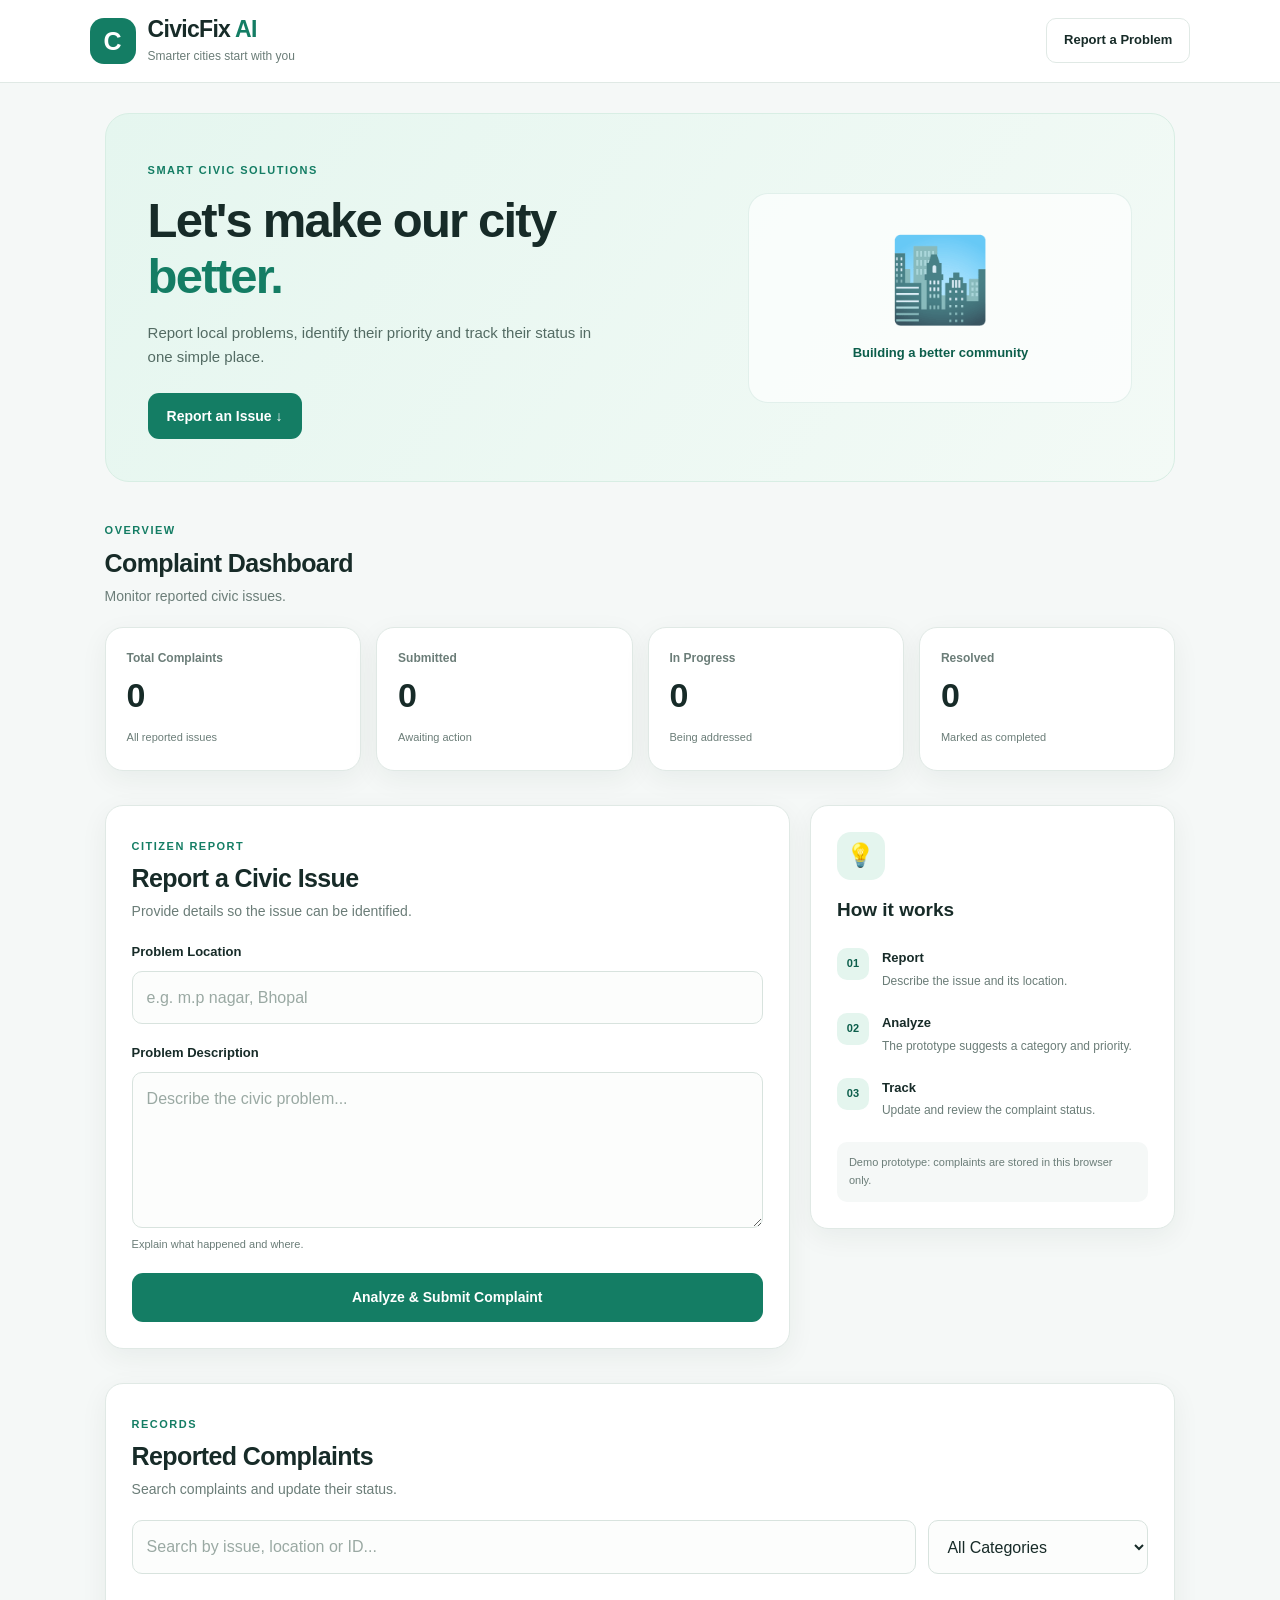
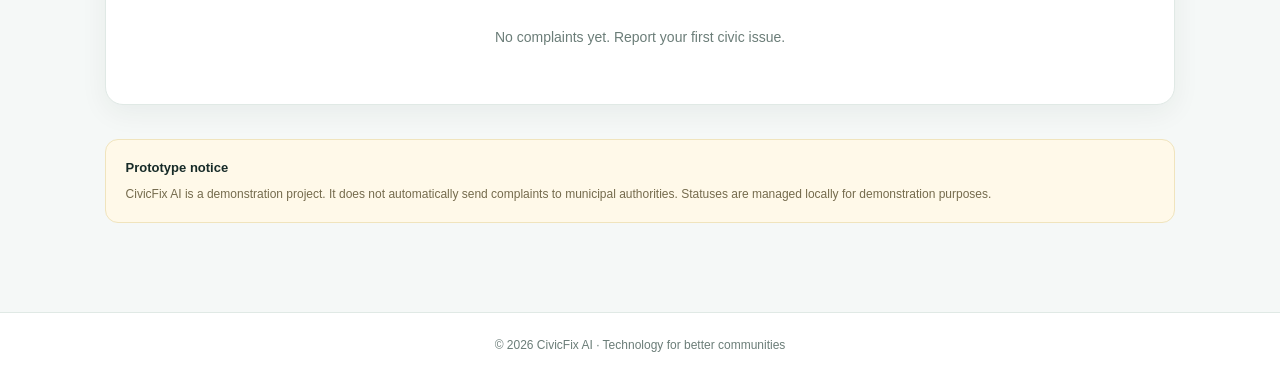
<file: index.html>
<!DOCTYPE html>
<html lang="en">
<head>
  <meta charset="UTF-8">
  <meta name="viewport" content="width=device-width, initial-scale=1.0">

  <title>CivicFix AI | Smart Civic Complaints</title>
  <meta name="description" content="Report local civic problems and track complaint status with CivicFix AI.">

  <link rel="stylesheet" href="style.css">
</head>

<body>

  <header class="site-header">
    <div class="brand">
      <div class="brand-icon">C</div>
      <div>
        <h1>CivicFix <span>AI</span></h1>
        <p>Smarter cities start with you</p>
      </div>
    </div>

    <a href="#report" class="header-button">Report a Problem</a>
  </header>

  <main>
    <section class="hero">
      <div class="hero-content">
        <span class="eyebrow">SMART CIVIC SOLUTIONS</span>

        <h2>Let's make our city <span>better.</span></h2>

        <p>
          Report local problems, identify their priority and track
          their status in one simple place.
        </p>

        <a href="#report" class="primary-button">Report an Issue ↓</a>
      </div>

      <div class="hero-visual" aria-hidden="true">
        <div class="city-icon">🏙️</div>
        <div class="hero-caption">Building a better community</div>
      </div>
    </section>

    <section class="dashboard-section" id="dashboard">
      <div class="section-heading">
        <div>
          <span class="eyebrow">OVERVIEW</span>
          <h2>Complaint Dashboard</h2>
          <p>Monitor reported civic issues.</p>
        </div>
      </div>

      <div class="stats-grid">
        <article class="stat-card">
          <span class="stat-label">Total Complaints</span>
          <strong id="totalComplaints">0</strong>
          <span class="stat-note">All reported issues</span>
        </article>

        <article class="stat-card">
          <span class="stat-label">Submitted</span>
          <strong id="submittedCount">0</strong>
          <span class="stat-note">Awaiting action</span>
        </article>

        <article class="stat-card">
          <span class="stat-label">In Progress</span>
          <strong id="progressCount">0</strong>
          <span class="stat-note">Being addressed</span>
        </article>

        <article class="stat-card">
          <span class="stat-label">Resolved</span>
          <strong id="resolvedCount">0</strong>
          <span class="stat-note">Marked as completed</span>
        </article>
      </div>
    </section>

    <section class="report-section" id="report">
      <div class="form-card">
        <div class="section-heading">
          <div>
            <span class="eyebrow">CITIZEN REPORT</span>
            <h2>Report a Civic Issue</h2>
            <p>Provide details so the issue can be identified.</p>
          </div>
        </div>

        <form id="complaintForm">
          <div class="form-group">
            <label for="location">Problem Location</label>
            <input
              id="location"
              name="location"
              type="text"
              placeholder="e.g. m.p nagar, Bhopal"
              maxlength="150"
              required
            >
          </div>

          <div class="form-group">
            <label for="description">Problem Description</label>
            <textarea
              id="description"
              name="description"
              placeholder="Describe the civic problem..."
              rows="5"
              maxlength="1000"
              required
            ></textarea>
            <small>Explain what happened and where.</small>
          </div>

          <button type="submit" class="primary-button submit-button">
            Analyze & Submit Complaint
          </button>

          <p id="message" role="status" aria-live="polite"></p>
        </form>
      </div>

      <aside class="info-card">
        <div class="info-icon">💡</div>
        <h3>How it works</h3>

        <div class="info-step">
          <span>01</span>
          <div>
            <strong>Report</strong>
            <p>Describe the issue and its location.</p>
          </div>
        </div>

        <div class="info-step">
          <span>02</span>
          <div>
            <strong>Analyze</strong>
            <p>The prototype suggests a category and priority.</p>
          </div>
        </div>

        <div class="info-step">
          <span>03</span>
          <div>
            <strong>Track</strong>
            <p>Update and review the complaint status.</p>
          </div>
        </div>

        <p class="demo-note">
          Demo prototype: complaints are stored in this browser only.
        </p>
      </aside>
    </section>

    <section class="complaints-section">
      <div class="section-heading">
        <div>
          <span class="eyebrow">RECORDS</span>
          <h2>Reported Complaints</h2>
          <p>Search complaints and update their status.</p>
        </div>
      </div>

      <div class="filter-bar">
        <input
          id="searchInput"
          type="search"
          placeholder="Search by issue, location or ID..."
          aria-label="Search complaints"
        >

        <select id="categoryFilter" aria-label="Filter by category">
          <option value="All">All Categories</option>
          <option value="Water">Water</option>
          <option value="Streetlight">Streetlight</option>
          <option value="Garbage">Garbage</option>
          <option value="Road">Road</option>
          <option value="Emergency">Emergency</option>
          <option value="Other">Other</option>
        </select>
      </div>

      <div id="complaintList" class="complaint-list">
        <p class="empty-state">Loading complaints...</p>
      </div>
    </section>

    <section class="disclaimer">
      <strong>Prototype notice</strong>
      <p>
        CivicFix AI is a demonstration project. It does not automatically
        send complaints to municipal authorities. Statuses are managed
        locally for demonstration purposes.
      </p>
    </section>
  </main>

  <footer class="site-footer">
    <p>© 2026 CivicFix AI · Technology for better communities</p>
  </footer>

  <script src="script.js"></script>
</body>
</html>
</file>
<file: style.css>
/* ========================================
   CivicFix AI - Main Stylesheet
   ======================================== */

:root {
  --primary: #147d64;
  --primary-dark: #0c5e4b;
  --primary-light: #e4f5ee;
  --background: #f5f8f7;
  --surface: #ffffff;
  --text: #172b28;
  --muted: #6b7d78;
  --border: #e0e9e5;
  --danger: #c62828;
  --shadow: 0 8px 28px rgba(23, 43, 40, 0.06);
  --radius: 18px;
}

* {
  box-sizing: border-box;
  margin: 0;
  padding: 0;
}

html {
  scroll-behavior: smooth;
  scroll-padding-top: 90px;
}

body {
  font-family: Arial, Helvetica, sans-serif;
  background: var(--background);
  color: var(--text);
  line-height: 1.6;
  min-height: 100vh;
}

a {
  color: inherit;
  text-decoration: none;
}

button,
input,
textarea,
select {
  font: inherit;
}

button,
a,
input,
textarea,
select {
  -webkit-tap-highlight-color: transparent;
}

button:focus-visible,
a:focus-visible,
input:focus-visible,
textarea:focus-visible,
select:focus-visible {
  outline: 3px solid rgba(20, 125, 100, 0.3);
  outline-offset: 3px;
}

/* Header */

.site-header {
  width: 100%;
  min-height: 82px;
  padding: 16px 7%;
  display: flex;
  align-items: center;
  justify-content: space-between;
  gap: 20px;
  background: var(--surface);
  border-bottom: 1px solid var(--border);
}

.brand {
  display: flex;
  align-items: center;
  gap: 12px;
}

.brand-icon {
  width: 46px;
  height: 46px;
  display: grid;
  place-items: center;
  border-radius: 14px;
  background: var(--primary);
  color: white;
  font-size: 25px;
  font-weight: 800;
}

.brand h1 {
  font-size: 23px;
  line-height: 1.2;
  letter-spacing: -0.7px;
}

.brand h1 span {
  color: var(--primary);
}

.brand p {
  color: var(--muted);
  font-size: 12px;
  margin-top: 3px;
}

.header-button {
  padding: 11px 17px;
  border: 1px solid var(--border);
  border-radius: 10px;
  font-size: 13px;
  font-weight: 700;
  transition: 0.2s ease;
}

.header-button:hover {
  background: var(--primary-light);
  border-color: var(--primary);
}

/* Main layout */

main {
  width: 100%;
  max-width: 1250px;
  margin: 0 auto;
  padding: 30px 7% 55px;
}

section {
  margin-bottom: 34px;
}

.section-heading {
  display: flex;
  justify-content: space-between;
  align-items: center;
  gap: 16px;
  margin-bottom: 20px;
}

.section-heading h2 {
  font-size: 25px;
  line-height: 1.3;
  margin: 5px 0;
  letter-spacing: -0.6px;
}

.section-heading p {
  color: var(--muted);
  font-size: 14px;
}

.eyebrow {
  display: inline-block;
  color: var(--primary);
  font-size: 11px;
  font-weight: 800;
  letter-spacing: 1.5px;
}

/* Hero section */

.hero {
  display: grid;
  grid-template-columns: 1.2fr 0.8fr;
  align-items: center;
  gap: 25px;
  padding: 42px;
  border-radius: 24px;
  background: linear-gradient(125deg, #e5f6ef, #f3faf6);
  border: 1px solid #d8eee4;
  overflow: hidden;
}

.hero h2 {
  max-width: 550px;
  font-size: clamp(32px, 4vw, 49px);
  line-height: 1.13;
  letter-spacing: -1.8px;
  margin: 12px 0 17px;
}

.hero h2 span {
  color: var(--primary);
}

.hero-content > p {
  max-width: 470px;
  color: #536b63;
  font-size: 15px;
  margin-bottom: 24px;
}

.primary-button {
  display: inline-flex;
  justify-content: center;
  align-items: center;
  gap: 8px;
  min-height: 46px;
  padding: 12px 19px;
  border: none;
  border-radius: 11px;
  background: var(--primary);
  color: white;
  font-weight: 700;
  font-size: 14px;
  cursor: pointer;
  transition: background 0.2s, transform 0.2s;
}

.primary-button:hover {
  background: var(--primary-dark);
  transform: translateY(-1px);
}

.hero-visual {
  min-height: 210px;
  display: flex;
  flex-direction: column;
  justify-content: center;
  align-items: center;
  gap: 14px;
  border-radius: 20px;
  background: rgba(255, 255, 255, 0.65);
  border: 1px solid rgba(20, 125, 100, 0.1);
}

.city-icon {
  font-size: 82px;
  line-height: 1.2;
}

.hero-caption {
  color: var(--primary-dark);
  font-size: 13px;
  font-weight: 700;
}

/* Dashboard cards */

.stats-grid {
  display: grid;
  grid-template-columns: repeat(4, minmax(0, 1fr));
  gap: 15px;
}

.stat-card {
  min-width: 0;
  padding: 21px;
  background: var(--surface);
  border: 1px solid var(--border);
  border-radius: var(--radius);
  box-shadow: var(--shadow);
}

.stat-label {
  display: block;
  color: var(--muted);
  font-size: 12px;
  font-weight: 700;
}

.stat-card strong {
  display: block;
  margin: 7px 0;
  font-size: 34px;
  line-height: 1.2;
  letter-spacing: -1px;
}

.stat-note {
  color: var(--muted);
  font-size: 11px;
}

/* Report form and information */

.report-section {
  display: grid;
  grid-template-columns: minmax(0, 1.5fr) minmax(220px, 0.8fr);
  align-items: start;
  gap: 20px;
}

.form-card,
.info-card {
  min-width: 0;
  padding: 26px;
  background: var(--surface);
  border: 1px solid var(--border);
  border-radius: var(--radius);
  box-shadow: var(--shadow);
}

.form-group {
  display: flex;
  flex-direction: column;
  gap: 8px;
  margin-bottom: 19px;
}

.form-group label {
  font-size: 13px;
  font-weight: 700;
}

.form-group input,
.form-group textarea,
.filter-bar input,
.filter-bar select {
  width: 100%;
  min-width: 0;
  padding: 13px 14px;
  border: 1px solid #d8e3de;
  border-radius: 10px;
  background: #fcfdfc;
  color: var(--text);
  outline: none;
  transition: border-color 0.2s, box-shadow 0.2s;
}

.form-group input:focus,
.form-group textarea:focus,
.filter-bar input:focus,
.filter-bar select:focus {
  border-color: var(--primary);
  box-shadow: 0 0 0 3px rgba(20, 125, 100, 0.09);
}

.form-group textarea {
  resize: vertical;
  min-height: 125px;
}

.form-group input::placeholder,
.form-group textarea::placeholder,
.filter-bar input::placeholder {
  color: #9aa9a3;
}

.form-group small {
  color: var(--muted);
  font-size: 11px;
}

.submit-button {
  width: 100%;
  min-height: 49px;
}

#message {
  margin-top: 13px;
  font-size: 13px;
  overflow-wrap: anywhere;
}

#message:empty {
  display: none;
}

.info-icon {
  display: grid;
  place-items: center;
  width: 48px;
  height: 48px;
  margin-bottom: 15px;
  border-radius: 14px;
  background: var(--primary-light);
  font-size: 23px;
}

.info-card h3 {
  font-size: 19px;
  margin-bottom: 23px;
}

.info-step {
  display: flex;
  gap: 13px;
  margin-bottom: 23px;
}

.info-step > span {
  flex-shrink: 0;
  width: 32px;
  height: 32px;
  display: grid;
  place-items: center;
  border-radius: 10px;
  background: var(--primary-light);
  color: var(--primary-dark);
  font-size: 11px;
  font-weight: 800;
}

.info-step strong {
  display: block;
  font-size: 13px;
  margin-bottom: 3px;
}

.info-step p {
  color: var(--muted);
  font-size: 12px;
  line-height: 1.5;
}

.demo-note {
  padding: 12px;
  background: #f5f8f7;
  border-radius: 10px;
  color: var(--muted);
  font-size: 11px;
}

/* Complaint list */

.complaints-section {
  padding: 26px;
  background: var(--surface);
  border: 1px solid var(--border);
  border-radius: var(--radius);
  box-shadow: var(--shadow);
}

.filter-bar {
  display: grid;
  grid-template-columns: minmax(0, 1fr) minmax(150px, 220px);
  gap: 12px;
  margin-bottom: 22px;
}

.complaint-list {
  display: grid;
  grid-template-columns: repeat(2, minmax(0, 1fr));
  gap: 14px;
}

.empty-state {
  grid-column: 1 / -1;
  padding: 30px 15px;
  text-align: center;
  color: var(--muted);
  font-size: 14px;
}

.complaint-card {
  min-width: 0;
  padding: 19px;
  border: 1px solid var(--border);
  border-radius: 14px;
  background: #fff;
  overflow-wrap: anywhere;
}

.complaint-card h3 {
  margin-bottom: 10px;
  color: var(--primary-dark);
  font-size: 17px;
}

.complaint-card p {
  margin-bottom: 8px;
  font-size: 13px;
  line-height: 1.6;
}

.complaint-card p:last-of-type {
  margin-bottom: 13px;
}

.complaint-card label {
  display: flex;
  flex-wrap: wrap;
  align-items: center;
  gap: 8px;
  color: var(--muted);
  font-size: 12px;
  font-weight: 700;
}

.complaint-card select {
  max-width: 100%;
  padding: 8px 10px;
  border: 1px solid var(--border);
  border-radius: 8px;
  background: #f8fbf9;
  color: var(--text);
  font-size: 12px;
}

/* Disclaimer and footer */

.disclaimer {
  padding: 18px 20px;
  background: #fff9e9;
  border: 1px solid #f0e4bd;
  border-radius: 13px;
}

.disclaimer strong {
  display: block;
  margin-bottom: 5px;
  font-size: 13px;
}

.disclaimer p {
  color: #756b4d;
  font-size: 12px;
  line-height: 1.7;
}

.site-footer {
  padding: 23px 7%;
  text-align: center;
  background: var(--surface);
  border-top: 1px solid var(--border);
}

.site-footer p {
  color: var(--muted);
  font-size: 12px;
}

/* Tablet */

@media (max-width: 850px) {
  main {
    padding-left: 5%;
    padding-right: 5%;
  }

  .site-header {
    padding-left: 5%;
    padding-right: 5%;
  }

  .hero {
    padding: 30px;
    grid-template-columns: 1fr 0.7fr;
  }

  .stats-grid {
    grid-template-columns: repeat(2, minmax(0, 1fr));
  }

  .report-section {
    grid-template-columns: 1fr;
  }

  .info-card {
    display: block;
  }
}

/* Mobile */

@media (max-width: 560px) {
  html {
    scroll-padding-top: 15px;
  }

  .site-header {
    min-height: 70px;
    padding: 12px 4%;
    gap: 8px;
  }

  .brand {
    gap: 9px;
  }

  .brand-icon {
    width: 39px;
    height: 39px;
    border-radius: 11px;
    font-size: 21px;
  }

  .brand h1 {
    font-size: 19px;
  }

  .brand p {
    font-size: 10px;
  }

  .header-button {
    padding: 9px 10px;
    font-size: 11px;
    text-align: center;
  }

  main {
    padding: 20px 4% 35px;
  }

  section {
    margin-bottom: 25px;
  }

  .hero {
    grid-template-columns: 1fr;
    padding: 25px 20px;
    gap: 22px;
    border-radius: 18px;
  }

  .hero h2 {
    font-size: 36px;
    letter-spacing: -1.2px;
  }

  .hero-content > p {
    font-size: 14px;
  }

  .hero-visual {
    min-height: 145px;
  }

  .city-icon {
    font-size: 60px;
  }

  .section-heading h2 {
    font-size: 22px;
  }

  .section-heading p {
    font-size: 12px;
  }

  .stats-grid {
    gap: 10px;
  }

  .stat-card {
    padding: 15px;
    border-radius: 14px;
  }

  .stat-card strong {
    font-size: 29px;
  }

  .stat-label {
    font-size: 11px;
  }

  .stat-note {
    font-size: 10px;
  }

  .form-card,
  .info-card,
  .complaints-section {
    padding: 19px 15px;
    border-radius: 15px;
  }

  .filter-bar {
    grid-template-columns: 1fr;
  }

  .complaint-list {
    grid-template-columns: 1fr;
  }

  .complaint-card {
    padding: 16px;
  }

  .site-footer {
    padding: 20px 5%;
  }
}

/* Reduced motion accessibility */

@media (prefers-reduced-motion: reduce) {
  *,
  *::before,
  *::after {
    scroll-behavior: auto !important;
    transition-duration: 0.01ms !important;
  }
}
</file>
